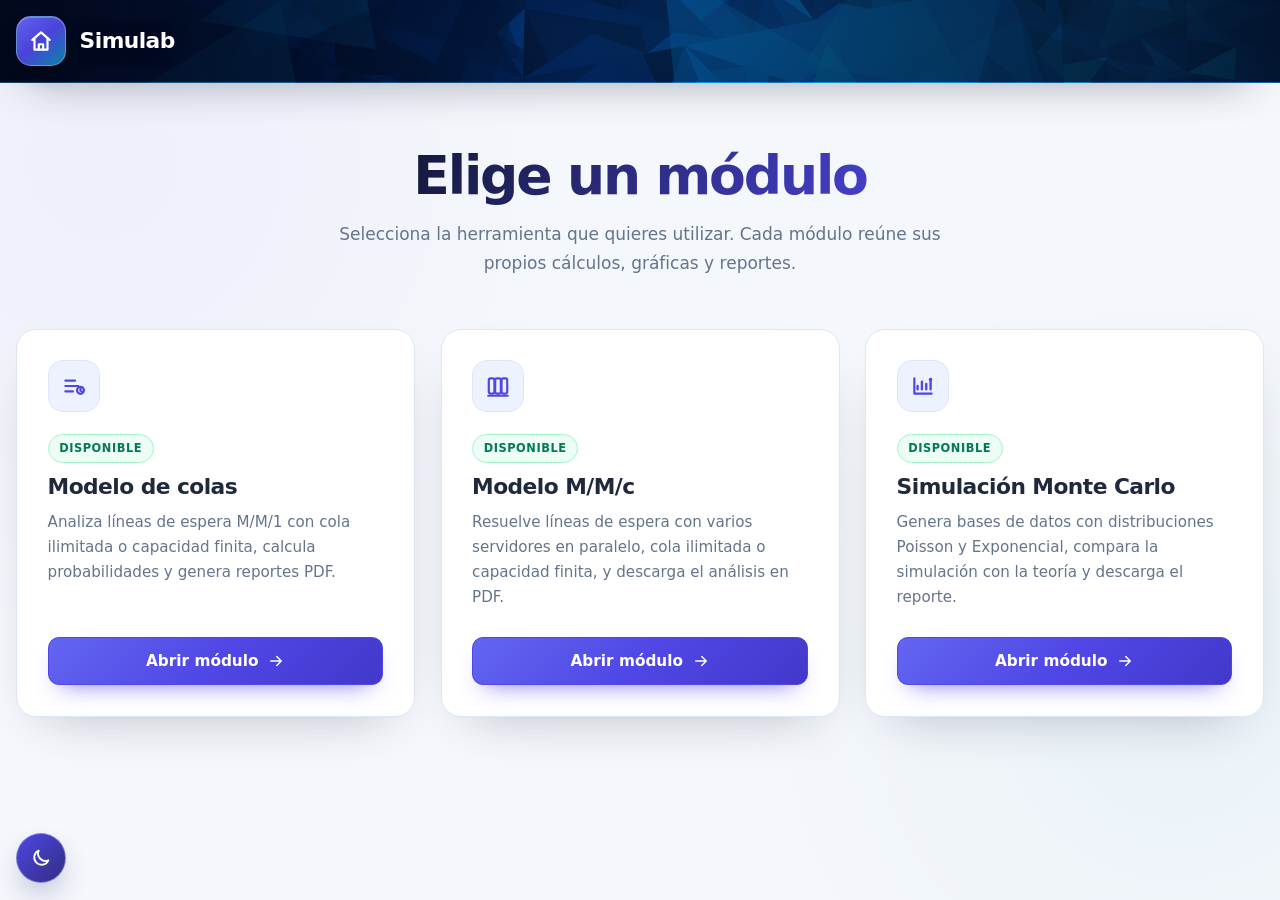
<file: frontend/inicio.html>
<!DOCTYPE html>
<html lang="es">
<head>
  <meta charset="UTF-8">
  <meta name="viewport" content="width=device-width, initial-scale=1">
  <meta name="description" content="Simulab: plataforma de módulos de simulación y análisis. Elige el módulo de colas para comenzar.">
  <meta name="color-scheme" content="light dark">
  <title>Simulab · Inicio</title>
  <script>
    (() => {
      try {
        const guardado = localStorage.getItem("simulab:tema");
        const tema =
          guardado === "oscuro" || guardado === "claro"
            ? guardado
            : window.matchMedia("(prefers-color-scheme: dark)").matches
              ? "oscuro"
              : "claro";
        document.documentElement.dataset.tema = tema;
        document.documentElement.style.colorScheme =
          tema === "oscuro" ? "dark" : "light";
      } catch {
        document.documentElement.dataset.tema = "claro";
      }
    })();
  </script>
  <link rel="icon" href="favicon.svg" type="image/svg+xml">
  <link rel="stylesheet" href="vendor/bootstrap.min.css">
  <link rel="stylesheet" href="styles.css">
</head>
<body>
  <div class="app-shell">
    <nav class="navbar navbar-expand-lg app-navbar sticky-top" aria-label="Navegación principal">
      <div class="container">
        <a class="navbar-brand" href="/" aria-label="Simulab, inicio">
          <span class="brand-mark" aria-hidden="true">
            <svg viewBox="0 0 24 24" fill="none">
              <path d="M4 11 12 4l8 7" stroke="currentColor" stroke-width="2" stroke-linecap="round" stroke-linejoin="round"/>
              <path d="M6 9.5V20h12V9.5" stroke="currentColor" stroke-width="2" stroke-linecap="round" stroke-linejoin="round"/>
              <path d="M10 20v-5h4v5" stroke="currentColor" stroke-width="2" stroke-linecap="round" stroke-linejoin="round"/>
            </svg>
          </span>
          <span class="brand-copy">
            <strong>Simulab</strong>
          </span>
        </a>
      </div>
    </nav>

    <main class="container app-main home-main">
      <header class="home-hero">
        <h1>Elige un módulo</h1>
        <p class="home-lead">
          Selecciona la herramienta que quieres utilizar. Cada módulo reúne sus propios
          cálculos, gráficas y reportes.
        </p>
      </header>

      <div class="row g-4 home-modules">
        <div class="col-md-6 col-xl-4">
          <article class="app-card home-module-card home-module-card-active">
            <span class="home-module-icon" aria-hidden="true">
              <svg viewBox="0 0 24 24" fill="none">
                <path d="M4 7h9M4 12h12M4 17h7" stroke="currentColor" stroke-width="2" stroke-linecap="round"/>
                <circle cx="18" cy="16" r="3.2" stroke="currentColor" stroke-width="2"/>
                <path d="M18 14.4v1.8l1.3.8" stroke="currentColor" stroke-width="2" stroke-linecap="round"/>
              </svg>
            </span>
            <span class="home-module-status is-available">Disponible</span>
            <h2>Modelo de colas</h2>
            <p>
              Analiza líneas de espera M/M/1 con cola ilimitada o capacidad finita,
              calcula probabilidades y genera reportes PDF.
            </p>
            <a class="btn btn-primary w-100" href="/modelos-de-colas">
              Abrir módulo
              <svg viewBox="0 0 24 24" fill="none" aria-hidden="true">
                <path d="M5 12h14M13 6l6 6-6 6" stroke="currentColor" stroke-width="2" stroke-linecap="round" stroke-linejoin="round"/>
              </svg>
            </a>
          </article>
        </div>

        <div class="col-md-6 col-xl-4">
          <article class="app-card home-module-card home-module-card-active">
            <span class="home-module-icon" aria-hidden="true">
              <svg viewBox="0 0 24 24" fill="none">
                <rect x="3.5" y="5" width="5.2" height="14" rx="1.6" stroke="currentColor" stroke-width="2"/>
                <rect x="9.4" y="5" width="5.2" height="14" rx="1.6" stroke="currentColor" stroke-width="2"/>
                <rect x="15.3" y="5" width="5.2" height="14" rx="1.6" stroke="currentColor" stroke-width="2"/>
                <path d="M3 21h18" stroke="currentColor" stroke-width="2" stroke-linecap="round"/>
              </svg>
            </span>
            <span class="home-module-status is-available">Disponible</span>
            <h2>Modelo M/M/c</h2>
            <p>
              Resuelve líneas de espera con varios servidores en paralelo, cola
              ilimitada o capacidad finita, y descarga el análisis en PDF.
            </p>
            <a class="btn btn-primary w-100" href="/modelos-de-colas/mmc">
              Abrir módulo
              <svg viewBox="0 0 24 24" fill="none" aria-hidden="true">
                <path d="M5 12h14M13 6l6 6-6 6" stroke="currentColor" stroke-width="2" stroke-linecap="round" stroke-linejoin="round"/>
              </svg>
            </a>
          </article>
        </div>

        <div class="col-md-6 col-xl-4">
          <article class="app-card home-module-card home-module-card-active">
            <span class="home-module-icon" aria-hidden="true">
              <svg viewBox="0 0 24 24" fill="none">
                <path d="M4 19V5M4 19h16" stroke="currentColor" stroke-width="2" stroke-linecap="round"/>
                <path d="M7 15v-3M11 15V8M15 15v-5M19 15V6" stroke="currentColor" stroke-width="2.2" stroke-linecap="round"/>
                <circle cx="19" cy="6" r="1.6" fill="currentColor"/>
              </svg>
            </span>
            <span class="home-module-status is-available">Disponible</span>
            <h2>Simulación Monte Carlo</h2>
            <p>
              Genera bases de datos con distribuciones Poisson y Exponencial,
              compara la simulación con la teoría y descarga el reporte.
            </p>
            <a class="btn btn-primary w-100" href="/simulacion-montecarlo">
              Abrir módulo
              <svg viewBox="0 0 24 24" fill="none" aria-hidden="true">
                <path d="M5 12h14M13 6l6 6-6 6" stroke="currentColor" stroke-width="2" stroke-linecap="round" stroke-linejoin="round"/>
              </svg>
            </a>
          </article>
        </div>
      </div>
    </main>
  </div>

  <button class="theme-toggle" type="button" data-tema-toggle aria-label="Activar tema oscuro" aria-pressed="false" title="Cambiar a tema oscuro">
    <span class="theme-toggle-icon theme-toggle-sun" aria-hidden="true">
      <svg viewBox="0 0 24 24" fill="none">
        <circle cx="12" cy="12" r="4" stroke="currentColor" stroke-width="2"/>
        <path d="M12 2v2M12 20v2M4.93 4.93l1.41 1.41M17.66 17.66l1.41 1.41M2 12h2M20 12h2M4.93 19.07l1.41-1.41M17.66 6.34l1.41-1.41" stroke="currentColor" stroke-width="2" stroke-linecap="round"/>
      </svg>
    </span>
    <span class="theme-toggle-icon theme-toggle-moon" aria-hidden="true">
      <svg viewBox="0 0 24 24" fill="none">
        <path d="M20 14.5A8 8 0 0 1 9.5 4a8 8 0 1 0 10.5 10.5Z" stroke="currentColor" stroke-width="2" stroke-linejoin="round"/>
      </svg>
    </span>
  </button>

  <script src="theme.js"></script>
</body>
</html>
</file>
<file: frontend/styles.css>
/* ==========================================================================
   Simulab · Hoja de estilos principal
   ========================================================================== */

:root {
  --ql-ink: #0b1220;
  --ql-navy: #0f172a;
  --ql-text: #1e293b;
  --ql-muted: #64748b;
  --ql-muted-2: #94a3b8;
  --ql-border: #e4e9f2;
  --ql-bg: #f4f7fb;
  --ql-surface: #ffffff;
  --ql-primary: #4f46e5;
  --ql-primary-dark: #3730a3;
  --ql-primary-soft: #eef2ff;
  --ql-cyan: #0891b2;
  --ql-teal: #0d9488;
  --ql-amber: #d97706;
  --ql-rose: #db2777;
  --ql-violet: #7c3aed;
  --ql-danger: #dc2626;
  --ql-success: #059669;
  --ql-radius: 20px;
  --ql-radius-sm: 12px;
  --ql-shadow: 0 22px 52px -30px rgba(15, 23, 42, 0.32);
  --ql-shadow-lg: 0 34px 78px -38px rgba(15, 23, 42, 0.4);
  --ql-font: "Segoe UI Variable Text", "Segoe UI", system-ui, -apple-system, BlinkMacSystemFont, "Helvetica Neue", Arial, sans-serif;
  --ql-font-display: "Segoe UI Variable Display", "Segoe UI", system-ui, -apple-system, sans-serif;
  --app-max-width: 1440px;
  --app-gutter: 16px;
}

* {
  box-sizing: border-box;
}

html {
  scroll-behavior: smooth;
  font-size: 106.25%;
}

body {
  margin: 0;
  min-height: 100vh;
  color: var(--ql-text);
  background:
    radial-gradient(circle at 8% 18%, rgba(79, 70, 229, 0.045), transparent 28rem),
    radial-gradient(circle at 92% 78%, rgba(8, 145, 178, 0.04), transparent 26rem),
    var(--ql-bg);
  font-family: var(--ql-font);
  -webkit-font-smoothing: antialiased;
  text-rendering: optimizeLegibility;
}

::selection {
  background: rgba(79, 70, 229, 0.18);
}

a {
  color: var(--ql-primary);
}

:focus-visible {
  outline: 3px solid rgba(79, 70, 229, 0.35);
  outline-offset: 2px;
}

h1, h2, h3, h4 {
  font-family: var(--ql-font-display);
  letter-spacing: -0.025em;
}

.btn {
  --bs-btn-font-weight: 600;
  --bs-btn-border-radius: 11px;
  display: inline-flex;
  align-items: center;
  justify-content: center;
  gap: 0.5rem;
  transition: transform 160ms ease, box-shadow 160ms ease, background-color 160ms ease, border-color 160ms ease, filter 160ms ease;
}

.btn svg {
  width: 18px;
  height: 18px;
  flex: 0 0 auto;
}

.btn:active {
  transform: translateY(1px);
}

.btn-primary {
  --bs-btn-bg: var(--ql-primary);
  --bs-btn-border-color: var(--ql-primary);
  --bs-btn-hover-bg: var(--ql-primary-dark);
  --bs-btn-hover-border-color: var(--ql-primary-dark);
  --bs-btn-active-bg: #312e81;
  --bs-btn-active-border-color: #312e81;
  --bs-btn-disabled-bg: #a5b4fc;
  --bs-btn-disabled-border-color: #a5b4fc;
  background-image: linear-gradient(135deg, #6366f1 0%, #4f46e5 52%, #4338ca 100%);
  box-shadow: 0 12px 24px -14px rgba(79, 70, 229, 0.85);
}

.btn-primary:hover {
  background-image: linear-gradient(135deg, #818cf8 0%, #4f46e5 55%, #3730a3 100%);
  filter: saturate(1.06);
}

.btn-outline-primary {
  --bs-btn-color: var(--ql-primary);
  --bs-btn-border-color: #c7d2fe;
  --bs-btn-hover-bg: var(--ql-primary-soft);
  --bs-btn-hover-border-color: var(--ql-primary);
  --bs-btn-hover-color: var(--ql-primary-dark);
  --bs-btn-active-bg: var(--ql-primary-soft);
  --bs-btn-active-border-color: var(--ql-primary);
  --bs-btn-active-color: var(--ql-primary-dark);
  background: #fff;
}

.btn-outline-secondary {
  --bs-btn-color: #475569;
  --bs-btn-border-color: #cbd5e1;
  --bs-btn-hover-bg: #f1f5f9;
  --bs-btn-hover-border-color: #94a3b8;
  --bs-btn-hover-color: #0f172a;
  --bs-btn-active-bg: #e2e8f0;
  --bs-btn-active-border-color: #94a3b8;
  background: #fff;
}

.btn:disabled,
.btn.disabled {
  opacity: 0.62;
  box-shadow: none;
  cursor: not-allowed;
}

/* --------------------------------------------------------------------------
   Navegación
   -------------------------------------------------------------------------- */

.app-navbar {
  z-index: 1035;
  padding: 0.95rem 0;
  color: #fff;
  background-color: #041027;
  background-image:
    linear-gradient(100deg, rgba(2, 8, 26, 0.9) 0%, rgba(4, 18, 52, 0.44) 46%, rgba(2, 9, 27, 0.8) 100%),
    radial-gradient(circle at 88% 0%, rgba(34, 211, 238, 0.2), transparent 30rem),
    url("navbar-bg.svg");
  background-position: center, center, center 42%;
  background-repeat: no-repeat;
  background-size: cover;
  border-bottom: 1px solid rgba(56, 189, 248, 0.3);
  box-shadow: 0 20px 48px -34px rgba(0, 8, 32, 0.9);
}

.navbar-brand {
  display: inline-flex;
  align-items: center;
  gap: 0.8rem;
  margin: 0;
  padding: 0;
  color: #fff;
}

.navbar-brand:hover,
.navbar-brand:focus {
  color: #fff;
}

.brand-mark {
  display: grid;
  place-items: center;
  width: 50px;
  height: 50px;
  color: #fff;
  background: linear-gradient(140deg, rgba(99, 102, 241, 0.98) 0%, rgba(79, 70, 229, 0.95) 48%, rgba(8, 145, 178, 0.92) 100%);
  border: 1px solid rgba(255, 255, 255, 0.28);
  border-radius: 15px;
  box-shadow:
    0 12px 26px -14px rgba(0, 0, 0, 0.9),
    inset 0 1px 0 rgba(255, 255, 255, 0.24);
}

.brand-mark svg {
  width: 26px;
  height: 26px;
}

.brand-copy {
  display: flex;
  flex-direction: column;
  line-height: 1.1;
}

.brand-copy strong {
  font-family: var(--ql-font-display);
  font-size: 1.28rem;
  font-weight: 720;
  letter-spacing: -0.025em;
  text-shadow: 0 2px 16px rgba(0, 8, 30, 0.5);
}

.brand-copy small {
  margin-top: 0.2rem;
  color: #94a3b8;
  font-size: 0.67rem;
  font-weight: 600;
  letter-spacing: 0.105em;
  text-transform: uppercase;
}

.module-badge {
  display: inline-flex;
  align-items: center;
  padding: 0.46rem 0.86rem;
  color: #e0f2fe;
  background: rgba(6, 22, 52, 0.52);
  border: 1px solid rgba(125, 211, 252, 0.36);
  border-radius: 999px;
  box-shadow: inset 0 1px 0 rgba(255, 255, 255, 0.1);
  backdrop-filter: blur(10px);
  font-size: 0.78rem;
  font-weight: 650;
  letter-spacing: 0.02em;
  white-space: nowrap;
}

.module-badge-button {
  text-decoration: none;
  transition: color 140ms ease, background 140ms ease, border-color 140ms ease, box-shadow 140ms ease;
}

.module-badge-button:hover,
.module-badge-button:focus-visible {
  color: #fff;
  background: rgba(8, 36, 82, 0.72);
  border-color: rgba(125, 211, 252, 0.62);
  box-shadow: 0 10px 24px -16px rgba(0, 0, 0, 0.85);
}

.module-badge-current {
  color: #fff;
  background: rgba(79, 70, 229, 0.34);
  border-color: rgba(165, 180, 252, 0.62);
  box-shadow:
    inset 0 1px 0 rgba(255, 255, 255, 0.16),
    0 10px 26px -18px rgba(79, 70, 229, 0.9);
}

.module-badge-current::before {
  width: 6px;
  height: 6px;
  margin-right: 0.42rem;
  content: "";
  background: #67e8f9;
  border-radius: 50%;
  box-shadow: 0 0 0 3px rgba(103, 232, 249, 0.14);
}

.app-navbar .module-badge-current::before {
  display: none;
}

.btn-guia {
  display: inline-flex;
  align-items: center;
  justify-content: center;
  gap: 0.4rem;
  min-height: 36px;
  padding: 0.4rem 0.78rem;
  color: #e0f2fe;
  cursor: pointer;
  background: rgba(6, 22, 52, 0.38);
  border: 1px solid rgba(125, 211, 252, 0.28);
  border-radius: 999px;
  font-family: var(--ql-font);
  font-size: 0.76rem;
  font-weight: 650;
  line-height: 1;
  white-space: nowrap;
  transition: color 140ms ease, background 140ms ease, border-color 140ms ease, box-shadow 140ms ease;
}

.btn-guia:hover,
.btn-guia:focus-visible {
  color: #fff;
  background: rgba(8, 36, 82, 0.72);
  border-color: rgba(125, 211, 252, 0.62);
  box-shadow: 0 10px 24px -16px rgba(0, 0, 0, 0.85);
}

.btn-guia svg {
  flex: 0 0 auto;
  width: 17px;
  height: 17px;
}

.btn-nav {
  padding: 0.38rem 0.8rem;
  color: #e2e8f0;
  background: rgba(255, 255, 255, 0.06);
  border: 1px solid rgba(255, 255, 255, 0.12);
  border-radius: 9px;
  font-size: 0.78rem;
  font-weight: 600;
  text-decoration: none;
}

.btn-nav:hover {
  color: #fff;
  background: rgba(255, 255, 255, 0.12);
}

/* --------------------------------------------------------------------------
   Estructura principal
   -------------------------------------------------------------------------- */

.app-shell .container {
  width: 100%;
  max-width: var(--app-max-width);
  padding-right: var(--app-gutter);
  padding-left: var(--app-gutter);
}

.app-main {
  position: relative;
  z-index: 2;
  padding-top: 3.2rem;
  padding-bottom: 3rem;
}

/* --------------------------------------------------------------------------
   Portada
   -------------------------------------------------------------------------- */

.home-main {
  padding-top: 3.8rem;
}

.home-hero {
  max-width: 780px;
  margin: 0 auto 3rem;
  text-align: center;
}

.home-hero h1 {
  margin: 0 0 0.9rem;
  color: var(--ql-ink);
  background: linear-gradient(112deg, var(--ql-ink) 8%, var(--ql-primary) 92%);
  -webkit-background-clip: text;
  background-clip: text;
  font-family: var(--ql-font-display);
  font-size: clamp(2.2rem, 4.6vw, 3.15rem);
  font-weight: 760;
  letter-spacing: -0.04em;
  line-height: 1.06;
  -webkit-text-fill-color: transparent;
}

.home-lead {
  max-width: 620px;
  margin: 0 auto;
  color: var(--ql-muted);
  font-size: 1rem;
  line-height: 1.7;
}

.home-modules {
  align-items: stretch;
}

.home-module-card {
  display: flex;
  flex-direction: column;
  height: 100%;
  padding: 1.8rem;
  transition: transform 180ms ease, box-shadow 180ms ease, border-color 180ms ease;
}

.home-module-card-active:hover {
  transform: translateY(-4px);
  border-color: #c7d2fe;
  box-shadow: var(--ql-shadow-lg);
}

.home-module-icon {
  display: grid;
  place-items: center;
  width: 52px;
  height: 52px;
  margin-bottom: 1.25rem;
  color: var(--ql-primary);
  background: var(--ql-primary-soft);
  border: 1px solid #dfe4ff;
  border-radius: 15px;
}

.home-module-icon svg {
  width: 26px;
  height: 26px;
}

.home-module-status {
  align-self: flex-start;
  margin-bottom: 0.65rem;
  padding: 0.3rem 0.62rem;
  color: #64748b;
  background: #f1f5f9;
  border: 1px solid #e2e8f0;
  border-radius: 999px;
  font-size: 0.67rem;
  font-weight: 700;
  letter-spacing: 0.05em;
  text-transform: uppercase;
}

.home-module-status.is-available {
  color: #047857;
  background: #ecfdf5;
  border-color: #a7f3d0;
}

.home-module-card h2 {
  margin: 0 0 0.6rem;
  font-size: 1.28rem;
  font-weight: 710;
}

.home-module-card p {
  margin: 0 0 1.6rem;
  color: var(--ql-muted);
  font-size: 0.89rem;
  line-height: 1.65;
}

.home-module-card .btn {
  margin-top: auto;
  min-height: 48px;
  font-size: 0.9rem;
}

.home-module-card-disabled {
  background: #fcfdff;
  border-style: dashed;
}

.home-module-card-disabled .home-module-icon {
  color: #94a3b8;
  background: #f8fafc;
  border-color: #e2e8f0;
}

.home-module-card-disabled h2 {
  color: #475569;
}

.home-module-card-disabled p {
  color: #8491a5;
}

.app-card {
  background: var(--ql-surface);
  border: 1px solid color-mix(in srgb, var(--ql-border) 82%, #c7d2fe 18%);
  border-radius: var(--ql-radius);
  box-shadow: var(--ql-shadow);
}

.config-card {
  position: sticky;
  top: 108px;
  overflow: hidden;
}

.config-card::before {
  position: absolute;
  top: 0;
  right: 0;
  left: 0;
  height: 3px;
  content: "";
  background: linear-gradient(90deg, #6366f1, #0891b2 55%, transparent 100%);
  opacity: 0.9;
}

.config-card .card-body {
  padding: 1.85rem;
}

.config-card .form-label {
  font-size: 0.9rem;
}

.config-card .label-muted {
  font-size: 0.77rem;
}

.config-card .form-control,
.config-card .form-select {
  padding-top: 0.72rem;
  padding-bottom: 0.72rem;
  font-size: 0.98rem;
}

.config-card .input-group-text {
  font-size: 0.78rem;
}

.config-card .form-text {
  font-size: 0.78rem;
}

.config-card .invalid-feedback {
  font-size: 0.74rem;
}

.config-card .config-actions .btn {
  min-height: 48px;
  font-size: 0.95rem;
}

.config-card .example-link {
  font-size: 0.78rem;
}

.section-heading {
  display: flex;
  align-items: center;
  gap: 0.9rem;
  margin-bottom: 1.4rem;
}

.section-icon {
  display: grid;
  flex: 0 0 auto;
  place-items: center;
  width: 44px;
  height: 44px;
  color: var(--ql-primary);
  background: var(--ql-primary-soft);
  border: 1px solid #dfe4ff;
  border-radius: 13px;
}

.section-icon svg {
  width: 23px;
  height: 23px;
}

.section-heading h2 {
  margin: 0;
  font-size: 1.18rem;
  font-weight: 710;
}

.section-heading p {
  margin: 0;
  color: var(--ql-muted);
  font-size: 0.8rem;
  line-height: 1.45;
}

.module-switch {
  display: flex;
  flex-wrap: wrap;
  align-items: center;
  gap: 0.4rem;
  margin-top: 0;
  margin-left: 0.9rem;
}

.form-label {
  display: flex;
  align-items: baseline;
  gap: 0.42rem;
  margin-bottom: 0.42rem;
  color: #334155;
  font-size: 0.84rem;
  font-weight: 650;
}

.label-muted {
  color: var(--ql-muted-2);
  font-size: 0.72rem;
  font-weight: 500;
}

.form-control,
.form-select {
  color: var(--ql-text);
  border-color: #d7deea;
  border-radius: 11px;
  font-size: 0.91rem;
  box-shadow: none;
}

.form-control {
  padding: 0.66rem 0.8rem;
}

.form-select {
  padding: 0.66rem 2.2rem 0.66rem 0.8rem;
}

.form-control::placeholder {
  color: #a8b3c4;
}

.form-control:focus,
.form-select:focus {
  border-color: #818cf8;
  box-shadow: 0 0 0 0.22rem rgba(79, 70, 229, 0.14);
}

.input-group-text {
  color: #64748b;
  background: #f8fafc;
  border-color: #d7deea;
  font-size: 0.72rem;
  white-space: nowrap;
}

.form-text {
  margin-top: 0.38rem;
  color: #8491a5;
  font-size: 0.72rem;
  line-height: 1.48;
}

.form-control.is-invalid,
.form-select.is-invalid {
  background-image: none;
  border-color: #ef4444;
}

.form-control.is-invalid:focus,
.form-select.is-invalid:focus {
  box-shadow: 0 0 0 0.22rem rgba(220, 38, 38, 0.1);
}

.invalid-feedback {
  font-size: 0.69rem;
}

.config-actions {
  display: flex;
  gap: 0.6rem;
  margin-top: 1.4rem;
}

.config-actions .btn {
  min-height: 46px;
  font-size: 0.89rem;
}

.example-link {
  width: 100%;
  margin-top: 0.65rem;
  padding: 0.3rem;
  color: #7c8aa0;
  font-size: 0.73rem;
  font-weight: 550;
  text-decoration: none;
}

.example-link:hover {
  color: var(--ql-primary);
  text-decoration: underline;
}

.context-dot {
  width: 6px;
  height: 6px;
  flex: 0 0 auto;
  background: #10b981;
  border-radius: 50%;
  box-shadow: 0 0 0 3px rgba(16, 185, 129, 0.12);
}

/* --------------------------------------------------------------------------
   Encabezado de resultados y pestañas
   -------------------------------------------------------------------------- */

.results-heading {
  margin: 0.25rem 0 1.05rem;
}

.results-heading h2 {
  margin: 0;
  font-size: clamp(1.5rem, 2.1vw, 1.82rem);
  font-weight: 730;
}

.report-actions {
  margin: 1.1rem 0 0;
}

.report-actions .btn {
  width: 100%;
  min-height: 42px;
  padding: 0.54rem 0.85rem;
  font-size: 0.81rem;
}

.section-navigation {
  margin: 0.75rem 0 0;
}

.section-navigation .btn {
  display: inline-flex;
  align-items: center;
  justify-content: center;
  gap: 0.45rem;
  width: 100%;
  min-height: 42px;
  padding: 0.54rem 0.85rem;
  font-size: 0.81rem;
}

.section-navigation .btn svg {
  width: 16px;
  height: 16px;
  transition: transform 0.2s ease;
}

.section-navigation .btn.es-retorno svg {
  transform: rotate(180deg);
}

#mainTabs {
  scroll-margin-top: 1rem;
}

.panel-card {
  overflow: hidden;
}

.panel-tabs-header {
  padding: 0 0.85rem;
  background: #fff;
  border-bottom: 1px solid var(--ql-border);
}

.app-tabs {
  flex-wrap: nowrap;
  gap: 0.14rem;
  overflow-x: auto;
  border-bottom: 0;
  scrollbar-width: none;
}

.app-tabs::-webkit-scrollbar {
  display: none;
}

.app-tabs .nav-link {
  position: relative;
  padding: 1.1rem 1.05rem 1rem;
  color: #748298;
  background: transparent;
  border: 0;
  border-radius: 0;
  font-size: 0.85rem;
  font-weight: 600;
  white-space: nowrap;
}

.app-tabs .nav-link::after {
  position: absolute;
  right: 0.6rem;
  bottom: -1px;
  left: 0.6rem;
  height: 2.5px;
  content: "";
  background: transparent;
  border-radius: 999px;
}

.app-tabs .nav-link:hover {
  color: var(--ql-primary);
}

.app-tabs .nav-link.active {
  color: var(--ql-primary);
  background: transparent;
}

.app-tabs .nav-link.active::after {
  background: var(--ql-primary);
}

.tab-count {
  display: inline-flex;
  align-items: center;
  justify-content: center;
  min-width: 22px;
  height: 21px;
  margin-left: 0.3rem;
  padding: 0 0.38rem;
  color: #64748b;
  background: #eef2f7;
  border-radius: 999px;
  font-size: 0.66rem;
  font-weight: 700;
}

.app-tabs .nav-link.active .tab-count {
  color: var(--ql-primary-dark);
  background: var(--ql-primary-soft);
}

.panel-tab-content {
  padding: 1.6rem;
}

/* --------------------------------------------------------------------------
   Estado vacío y metadatos
   -------------------------------------------------------------------------- */

.empty-state {
  display: flex;
  flex-direction: column;
  align-items: center;
  justify-content: center;
  min-height: 420px;
  padding: 3.4rem 1.6rem;
  text-align: center;
}

.empty-state.compact {
  min-height: 310px;
  padding: 2.5rem 1.4rem;
}

.empty-illustration {
  width: 160px;
  margin-bottom: 1.2rem;
  opacity: 0.95;
}

.empty-illustration.compact {
  width: 135px;
}

.empty-illustration svg {
  display: block;
  width: 100%;
  height: auto;
}

.empty-state h3 {
  margin: 0 0 0.5rem;
  font-size: 1.18rem;
  font-weight: 710;
}

.empty-state p {
  max-width: 460px;
  margin: 0;
  color: var(--ql-muted);
  font-size: 0.86rem;
  line-height: 1.65;
}

.empty-hint {
  margin-top: 0.8rem;
  color: #97a3b6;
  font-size: 0.74rem;
}

.result-meta {
  display: flex;
  flex-wrap: wrap;
  align-items: center;
  justify-content: space-between;
  gap: 0.6rem;
  margin-bottom: 1rem;
}

.result-meta-left {
  display: flex;
  flex-wrap: wrap;
  align-items: center;
  gap: 0.62rem;
}

.calc-id {
  display: inline-flex;
  padding: 0.27rem 0.56rem;
  color: var(--ql-primary-dark);
  background: var(--ql-primary-soft);
  border: 1px solid #e0e5ff;
  border-radius: 999px;
  font-size: 0.67rem;
  font-weight: 700;
}

.meta-separator {
  width: 3px;
  height: 3px;
  background: #cbd5e1;
  border-radius: 50%;
}

.meta-date {
  color: #7c8aa0;
  font-size: 0.7rem;
}

.model-badge {
  display: inline-flex;
  padding: 0.3rem 0.62rem;
  color: #0f766e;
  background: #ecfdf5;
  border: 1px solid #ccfbf1;
  border-radius: 999px;
  font-family: var(--ql-font);
  font-size: 0.67rem;
  font-weight: 650;
}

#resultadosContenido {
  animation: fade-up 330ms ease both;
}

@keyframes fade-up {
  from {
    opacity: 0;
    transform: translateY(7px);
  }
  to {
    opacity: 1;
    transform: translateY(0);
  }
}

/* --------------------------------------------------------------------------
   Tarjetas de métricas
   -------------------------------------------------------------------------- */

.metric-grid {
  --bs-gutter-y: 1rem;
}

.metric-card {
  --metric-color: var(--ql-primary);
  --metric-soft: var(--ql-primary-soft);
  position: relative;
  display: flex;
  flex-direction: column;
  height: 100%;
  min-height: 142px;
  padding: 1.15rem;
  overflow: hidden;
  background:
    radial-gradient(circle at 100% 0, var(--metric-soft), transparent 62%),
    #fff;
  border: 1px solid var(--ql-border);
  border-radius: 16px;
  transition: transform 180ms ease, box-shadow 180ms ease, border-color 180ms ease;
}

.metric-card::before {
  position: absolute;
  top: 0;
  right: 0;
  left: 0;
  height: 3px;
  content: "";
  background: linear-gradient(90deg, var(--metric-color), transparent 88%);
  opacity: 0.8;
}

.metric-card:hover {
  border-color: color-mix(in srgb, var(--metric-color) 28%, var(--ql-border));
  box-shadow: 0 20px 38px -26px color-mix(in srgb, var(--metric-color) 50%, transparent);
  transform: translateY(-3px);
}

.metric-rho { --metric-color: var(--ql-primary); --metric-soft: #eef2ff; }
.metric-p0 { --metric-color: var(--ql-cyan); --metric-soft: #ecfeff; }
.metric-ls { --metric-color: var(--ql-violet); --metric-soft: #f5f3ff; }
.metric-lq { --metric-color: var(--ql-rose); --metric-soft: #fdf2f8; }
.metric-ws { --metric-color: var(--ql-teal); --metric-soft: #f0fdfa; }
.metric-wq { --metric-color: var(--ql-amber); --metric-soft: #fffbeb; }

.metric-top {
  display: flex;
  align-items: flex-start;
  gap: 0.45rem;
  margin-bottom: 0.55rem;
}

.metric-symbol {
  display: grid;
  place-items: center;
  min-width: 32px;
  height: 32px;
  padding: 0 0.38rem;
  color: var(--metric-color);
  background: var(--metric-soft);
  border-radius: 10px;
  font-family: "Cambria Math", Georgia, serif;
  font-size: 0.95rem;
  font-weight: 700;
}

.metric-label {
  color: #64748b;
  font-size: 0.72rem;
  font-weight: 600;
  line-height: 1.2;
  overflow-wrap: anywhere;
}

.metric-value {
  color: #0f172a;
  font-family: var(--ql-font-display);
  font-size: clamp(1.3rem, 1.85vw, 1.72rem);
  font-variant-numeric: tabular-nums;
  font-weight: 730;
  letter-spacing: -0.04em;
  line-height: 1.12;
  overflow-wrap: anywhere;
}

.metric-caption {
  margin-top: auto;
  padding-top: 0.55rem;
  color: #94a3b8;
  font-size: 0.67rem;
}

#metricasFinitas {
  margin-top: 0.15rem;
}

.mini-metric {
  height: 100%;
  padding: 0.88rem 1rem;
  background: #f8fafc;
  border: 1px solid var(--ql-border);
  border-radius: 13px;
}

.mini-metric > span {
  display: block;
  margin-bottom: 0.26rem;
  color: #64748b;
  font-size: 0.7rem;
  font-weight: 650;
}

.mini-metric strong {
  display: block;
  overflow-wrap: anywhere;
  color: #0f172a;
  font-size: 1.04rem;
  font-variant-numeric: tabular-nums;
  font-weight: 700;
  letter-spacing: -0.02em;
}

.mini-metric small {
  display: block;
  margin-top: 0.18rem;
  color: #94a3b8;
  font-size: 0.64rem;
}

/* --------------------------------------------------------------------------
   Detalle, tablas e interpretación
   -------------------------------------------------------------------------- */

.subsection-heading {
  display: flex;
  align-items: baseline;
  justify-content: space-between;
  gap: 1rem;
  margin: 0.3rem 0 0.7rem;
}

.subsection-heading h3,
.table-card-header h3,
.chart-header h3,
.history-header h3,
.probability-form-card h3,
.probability-empty h3 {
  margin: 0;
  color: #172033;
  font-size: 0.96rem;
  font-weight: 710;
}

.rounded-table {
  overflow: hidden;
  border: 1px solid var(--ql-border);
  border-radius: 13px;
}

.app-table {
  --bs-table-bg: transparent;
  margin: 0;
  color: #334155;
  font-size: 0.82rem;
  font-variant-numeric: tabular-nums;
}

.app-table thead th {
  padding: 0.7rem 0.82rem;
  color: #718096;
  background: #f8fafc;
  border-bottom: 1px solid var(--ql-border);
  font-size: 0.69rem;
  font-weight: 700;
  letter-spacing: 0.05em;
  text-transform: uppercase;
  white-space: nowrap;
}

.app-table tbody td {
  padding: 0.72rem 0.82rem;
  border-color: #eff3f8;
}

.app-table tbody tr:last-child td {
  border-bottom: 0;
}

.app-table tbody tr:hover td {
  background: #fafbfe;
}

.app-table .metric-name {
  font-weight: 600;
}

.app-table .metric-symbol-cell {
  width: 70px;
  color: var(--ql-primary);
  font-family: "Cambria Math", Georgia, serif;
  font-weight: 650;
}

.app-table .value-cell {
  font-weight: 650;
  color: #1e293b;
}

.insight-card {
  display: flex;
  flex-direction: column;
  padding: 1.2rem;
  color: #dbe5f2;
  background:
    radial-gradient(circle at 100% 0, rgba(34, 211, 238, 0.13), transparent 58%),
    linear-gradient(145deg, #111c31 0%, #15243c 100%);
  border: 1px solid #223250;
  border-radius: 15px;
}

.insight-icon {
  display: grid;
  place-items: center;
  width: 34px;
  height: 34px;
  margin-bottom: 0.7rem;
  color: #a5f3fc;
  background: rgba(34, 211, 238, 0.1);
  border: 1px solid rgba(34, 211, 238, 0.18);
  border-radius: 10px;
}

.insight-icon svg {
  width: 19px;
  height: 19px;
}

.insight-card h3 {
  margin: 0 0 0.6rem;
  color: #f8fafc;
  font-size: 0.9rem;
  font-weight: 700;
}

.insight-list {
  display: flex;
  flex-direction: column;
  gap: 0.65rem;
  margin: 0 0 1rem;
  padding: 0;
  list-style: none;
}

.insight-list li {
  position: relative;
  padding-left: 1rem;
  color: #b3c1d6;
  font-size: 0.71rem;
  line-height: 1.55;
}

.insight-list li::before {
  position: absolute;
  top: 0.48rem;
  left: 0;
  width: 5px;
  height: 5px;
  content: "";
  background: #22d3ee;
  border-radius: 50%;
  box-shadow: 0 0 0 3px rgba(34, 211, 238, 0.09);
}

.insight-list strong {
  color: #f1f5f9;
  font-weight: 650;
}

.alert {
  border-radius: 11px;
  font-size: 0.76rem;
  line-height: 1.55;
}

.alert-warning {
  color: #854d0e;
  background: #fffbeb;
  border-color: #fde68a;
}

/* --------------------------------------------------------------------------
   Distribución y gráficas
   -------------------------------------------------------------------------- */

.distribution-note {
  margin: 0 0 1.2rem;
  color: #8491a5;
  font-size: 0.67rem;
  line-height: 1.45;
}

.chart-card {
  padding: 1.15rem;
  background: #fff;
  border: 1px solid var(--ql-border);
  border-radius: 16px;
}

.chart-header {
  display: flex;
  align-items: flex-start;
  justify-content: space-between;
  gap: 0.8rem;
  margin-bottom: 0.9rem;
}

.chart-header p,
.table-card-header p,
.history-header p,
.subsection-copy {
  margin: 0.22rem 0 0;
  color: #8491a5;
  font-size: 0.72rem;
  line-height: 1.48;
}

.chart-symbol {
  display: inline-flex;
  padding: 0.28rem 0.52rem;
  color: var(--ql-primary);
  background: var(--ql-primary-soft);
  border-radius: 8px;
  font-family: "Cambria Math", Georgia, serif;
  font-size: 0.75rem;
  font-weight: 700;
  white-space: nowrap;
}

.chart-wrap {
  position: relative;
  height: 320px;
}

.table-card {
  overflow: hidden;
  background: #fff;
  border: 1px solid var(--ql-border);
  border-radius: 16px;
}

.table-card-header {
  display: flex;
  align-items: flex-start;
  justify-content: space-between;
  gap: 1rem;
  padding: 1.05rem 1.1rem;
  border-bottom: 1px solid var(--ql-border);
}

.table-count {
  padding: 0.28rem 0.56rem;
  color: #64748b;
  background: #f1f5f9;
  border-radius: 999px;
  font-size: 0.68rem;
  font-weight: 650;
  white-space: nowrap;
}

.distribution-table-wrap {
  max-height: 440px;
  overflow: auto;
  scrollbar-width: thin;
}

.distribution-table-wrap thead {
  position: sticky;
  top: 0;
  z-index: 2;
}

.distribution-table-wrap thead th {
  text-transform: none;
}

.app-table-compact {
  font-size: 0.74rem;
}

.app-table-compact thead th,
.app-table-compact tbody td {
  padding: 0.52rem 0.8rem;
}

.distribution-table-wrap tbody tr.is-highlight td {
  background: #f5f7ff;
}

.p-value {
  color: var(--ql-primary-dark);
  font-weight: 650;
}

.row-meaning {
  max-width: 320px;
  color: #8491a5;
  font-size: 0.68rem;
}

/* --------------------------------------------------------------------------
   Calculadora de probabilidades
   -------------------------------------------------------------------------- */

.probability-context {
  display: flex;
  align-items: center;
  gap: 0.5rem;
  margin-bottom: 1rem;
  padding: 0.62rem 0.8rem;
  color: #475569;
  background: #f8fafc;
  border: 1px solid var(--ql-border);
  border-radius: 10px;
  font-size: 0.7rem;
}

.probability-form-card {
  padding: 1.15rem;
  background: #fff;
  border: 1px solid var(--ql-border);
  border-radius: 15px;
}

.probability-form-card .subsection-copy {
  margin-bottom: 1rem;
}

.probability-actions {
  display: flex;
  flex-wrap: wrap;
  gap: 0.5rem;
  margin-top: 1.05rem;
}

.probability-actions .btn {
  font-size: 0.77rem;
}

.probability-result-card {
  display: flex;
  min-height: 320px;
  padding: 1.2rem;
  background:
    radial-gradient(circle at 100% 0, rgba(99, 102, 241, 0.13), transparent 55%),
    linear-gradient(145deg, #f7f9ff 0%, #eef2ff 100%);
  border: 1px solid #dfe4ff;
  border-radius: 15px;
}

.probability-empty {
  display: flex;
  flex-direction: column;
  align-items: center;
  justify-content: center;
  width: 100%;
  padding: 1.4rem;
  text-align: center;
}

.probability-empty-icon {
  display: grid;
  place-items: center;
  width: 58px;
  height: 58px;
  margin-bottom: 0.9rem;
  color: var(--ql-primary);
  background: #fff;
  border: 1px solid #dfe4ff;
  border-radius: 17px;
  box-shadow: 0 12px 30px -20px rgba(79, 70, 229, 0.55);
  font-family: "Cambria Math", Georgia, serif;
  font-size: 1.45rem;
  font-weight: 700;
}

.probability-empty p {
  max-width: 290px;
  margin: 0.35rem 0 0;
  color: #78879c;
  font-size: 0.75rem;
  line-height: 1.55;
}

.probability-result {
  display: flex;
  flex-direction: column;
  justify-content: center;
  width: 100%;
  padding: 1rem;
  animation: fade-up 300ms ease both;
}

.result-event {
  margin-bottom: 0.3rem;
  color: var(--ql-primary-dark);
  font-size: 0.8rem;
  font-weight: 700;
}

.result-number {
  color: #1e1b4b;
  font-family: var(--ql-font-display);
  font-size: clamp(2.2rem, 5vw, 3.2rem);
  font-variant-numeric: tabular-nums;
  font-weight: 750;
  letter-spacing: -0.055em;
  line-height: 1.05;
  overflow-wrap: anywhere;
}

.result-percent {
  margin-top: 0.35rem;
  color: #6366f1;
  font-size: 0.78rem;
  font-weight: 650;
}

.result-formula {
  margin-top: 1rem;
  padding: 0.65rem 0.75rem;
  color: #475569;
  background: rgba(255, 255, 255, 0.72);
  border: 1px solid #dfe4ff;
  border-radius: 9px;
  font-family: "Cascadia Mono", "SFMono-Regular", Consolas, monospace;
  font-size: 0.67rem;
  line-height: 1.55;
  overflow-wrap: anywhere;
}

.result-context {
  margin: 0.75rem 0 0;
  color: #7b8aa0;
  font-size: 0.69rem;
  line-height: 1.5;
}

/* --------------------------------------------------------------------------
   Historial
   -------------------------------------------------------------------------- */

.history-header {
  display: flex;
  align-items: flex-start;
  justify-content: space-between;
  gap: 1rem;
  margin-bottom: 1rem;
}

.history-header .btn {
  flex: 0 0 auto;
  font-size: 0.7rem;
}

.history-loading {
  padding: 2rem;
  color: #7b8aa0;
  font-size: 0.75rem;
  text-align: center;
}

.history-table {
  font-size: 0.77rem;
}

.history-table thead th,
.history-table tbody td {
  padding: 0.7rem 0.72rem;
}

.history-date strong {
  display: block;
  color: #334155;
  font-size: 0.75rem;
  font-weight: 600;
  white-space: nowrap;
}

.history-date small {
  color: #94a3b8;
  font-size: 0.66rem;
}

.history-model {
  display: inline-flex;
  padding: 0.24rem 0.45rem;
  color: #4338ca;
  background: #eef2ff;
  border-radius: 6px;
  font-size: 0.62rem;
  font-weight: 650;
  white-space: nowrap;
}

.history-actions {
  display: flex;
  justify-content: flex-end;
  gap: 0.3rem;
}

.btn-table-action {
  display: inline-flex;
  align-items: center;
  justify-content: center;
  width: 29px;
  height: 29px;
  padding: 0;
  color: #64748b;
  background: #fff;
  border: 1px solid #dde5ef;
  border-radius: 7px;
}

.btn-table-action svg {
  width: 14px;
  height: 14px;
}

.btn-table-action:hover {
  color: var(--ql-primary);
  background: var(--ql-primary-soft);
  border-color: #c7d2fe;
}

.btn-table-action.danger:hover {
  color: #b91c1c;
  background: #fef2f2;
  border-color: #fecaca;
}

.history-pagination {
  display: flex;
  align-items: center;
  justify-content: flex-end;
  gap: 0.6rem;
  margin-top: 0.85rem;
}

.history-page-label {
  color: #7b8a9e;
  font-size: 0.68rem;
  font-variant-numeric: tabular-nums;
  font-weight: 600;
  white-space: nowrap;
}

.history-footer-note {
  margin-top: 0.75rem;
  color: #94a3b8;
  font-size: 0.65rem;
  text-align: right;
}

/* --------------------------------------------------------------------------
   Notificaciones
   -------------------------------------------------------------------------- */

.toast {
  border: 0;
  border-radius: 11px;
  box-shadow: 0 18px 45px -20px rgba(15, 23, 42, 0.45);
  font-size: 0.77rem;
}

.toast .toast-body {
  display: flex;
  align-items: flex-start;
  gap: 0.55rem;
  padding: 0.75rem 0.85rem;
}

.toast-icon {
  display: grid;
  flex: 0 0 auto;
  place-items: center;
  width: 21px;
  height: 21px;
  margin-top: 0.05rem;
  color: #fff;
  background: rgba(255, 255, 255, 0.19);
  border-radius: 50%;
  font-size: 0.69rem;
  font-weight: 800;
}

.toast .btn-close {
  margin: 0.7rem 0.7rem 0 0;
  filter: invert(1);
  opacity: 0.6;
}

/* --------------------------------------------------------------------------
   Utilidades y adaptación móvil
   -------------------------------------------------------------------------- */

.text-tabular {
  font-variant-numeric: tabular-nums;
}

.spinner-border-sm {
  width: 0.9rem;
  height: 0.9rem;
  border-width: 0.14em;
}

@media (max-width: 1199.98px) {
  .config-card {
    position: static;
  }

  .chart-wrap {
    height: 290px;
  }
}

@media (max-width: 991.98px) {
  .app-main {
    padding-top: 2rem;
  }

  .result-number {
    font-size: 2.7rem;
  }
}

@media (max-width: 767.98px) {
  .module-badge {
    padding: 0.38rem 0.66rem;
    font-size: 0.7rem;
  }

  .app-navbar .module-switch {
    margin-left: 0.6rem;
  }

  .panel-tab-content {
    padding: 1.2rem;
  }

  .empty-state {
    min-height: 340px;
    padding: 2.6rem 1.1rem;
  }

  .metric-card {
    min-height: 124px;
    padding: 0.92rem;
  }

  .metric-value {
    font-size: 1.24rem;
  }

  .app-tabs .nav-link {
    padding-right: 0.8rem;
    padding-left: 0.8rem;
    font-size: 0.79rem;
  }

  .chart-wrap {
    height: 255px;
  }

  .table-card-header,
  .history-header {
    flex-direction: column;
    align-items: flex-start;
  }

  .history-header .btn {
    width: 100%;
  }
}

@media (max-width: 575.98px) {
  .app-navbar {
    padding: 0.7rem 0;
  }

  .brand-mark {
    width: 46px;
    height: 46px;
    border-radius: 14px;
  }

  .brand-mark svg {
    width: 24px;
    height: 24px;
  }

  .brand-copy strong {
    font-size: 1.12rem;
  }

  .app-main {
    padding-top: 1.7rem;
  }

  .home-main {
    padding-top: 2.4rem;
  }

  .home-hero {
    margin-bottom: 2.2rem;
  }

  .home-module-card {
    padding: 1.4rem;
  }

  .config-card .card-body {
    padding: 1.4rem;
  }

  .config-actions {
    flex-direction: column;
  }

  .panel-tabs-header {
    padding: 0 0.45rem;
  }

  .app-tabs .nav-link {
    padding: 0.95rem 0.66rem 0.86rem;
    font-size: 0.74rem;
  }

  .tab-count {
    display: none;
  }

  .panel-tab-content {
    padding: 1rem;
  }

  .empty-state {
    min-height: 320px;
    padding: 2.2rem 0.85rem;
  }

  .empty-illustration {
    width: 128px;
  }

  .metric-grid {
    --bs-gutter-x: 0.7rem;
  }

  .metric-card {
    min-height: 118px;
    padding: 0.8rem;
  }

  .metric-symbol {
    min-width: 27px;
    height: 27px;
    font-size: 0.82rem;
  }

  .metric-label {
    font-size: 0.66rem;
  }

  .metric-value {
    font-size: 1.1rem;
    letter-spacing: -0.045em;
  }

  .metric-caption {
    font-size: 0.62rem;
  }

  .mini-metric {
    padding: 0.72rem;
  }

  .app-table {
    font-size: 0.76rem;
  }

  .app-table thead th,
  .app-table tbody td {
    padding-right: 0.58rem;
    padding-left: 0.58rem;
  }

  .probability-result {
    padding: 0.7rem;
  }

  .result-number {
    font-size: 2.3rem;
  }

  .chart-card {
    padding: 0.9rem;
  }

  .chart-wrap {
    height: 235px;
  }

  .history-pagination {
    justify-content: space-between;
    gap: 0.4rem;
  }

  .history-footer-note {
    text-align: left;
  }
}

@media (prefers-reduced-motion: reduce) {
  *,
  *::before,
  *::after {
    scroll-behavior: auto !important;
    animation-duration: 0.01ms !important;
    animation-iteration-count: 1 !important;
    transition-duration: 0.01ms !important;
  }
}

@media (forced-colors: active) {
  .home-hero h1 {
    background: none;
    -webkit-text-fill-color: currentColor;
  }
}

/* ==========================================================================
   Tema oscuro
   ========================================================================== */

[data-tema="oscuro"] {
  color-scheme: dark;
  --ql-ink: #f8fafc;
  --ql-navy: #f8fafc;
  --ql-text: #f8fafc;
  --ql-muted: #f8fafc;
  --ql-muted-2: #f8fafc;
  --ql-border: #263449;
  --ql-bg: #070d18;
  --ql-surface: #101a2b;
  --ql-primary: #818cf8;
  --ql-primary-dark: #a5b4fc;
  --ql-primary-soft: #1e1b4b;
  --ql-cyan: #22d3ee;
  --ql-teal: #2dd4bf;
  --ql-amber: #fbbf24;
  --ql-rose: #f472b6;
  --ql-violet: #a78bfa;
  --ql-danger: #f87171;
  --ql-success: #34d399;
  --ql-shadow: 0 18px 45px -26px rgba(0, 0, 0, 0.7);
  --ql-shadow-lg: 0 30px 70px -34px rgba(0, 0, 0, 0.8);
}

[data-tema="oscuro"] body {
  background:
    radial-gradient(circle at 8% 18%, rgba(129, 140, 248, 0.08), transparent 28rem),
    radial-gradient(circle at 92% 78%, rgba(34, 211, 238, 0.06), transparent 26rem),
    var(--ql-bg);
}

[data-tema="oscuro"] ::selection {
  background: rgba(129, 140, 248, 0.32);
}

[data-tema="oscuro"] :focus-visible {
  outline-color: rgba(165, 180, 252, 0.65);
}

[data-tema="oscuro"] .panel-tabs-header,
[data-tema="oscuro"] .chart-card,
[data-tema="oscuro"] .table-card,
[data-tema="oscuro"] .probability-form-card,
[data-tema="oscuro"] .probability-empty-icon,
[data-tema="oscuro"] .btn-outline-primary,
[data-tema="oscuro"] .btn-outline-secondary,
[data-tema="oscuro"] .btn-table-action {
  background: var(--ql-surface);
  border-color: var(--ql-border);
}

[data-tema="oscuro"] .btn-outline-primary {
  --bs-btn-color: #c7d2fe;
  --bs-btn-border-color: rgba(129, 140, 248, 0.45);
  --bs-btn-hover-bg: rgba(99, 102, 241, 0.18);
  --bs-btn-hover-border-color: #818cf8;
  --bs-btn-hover-color: #e0e7ff;
  --bs-btn-active-bg: rgba(99, 102, 241, 0.24);
  --bs-btn-active-border-color: #a5b4fc;
  --bs-btn-active-color: #eef2ff;
  --bs-btn-disabled-color: #94a3b8;
  --bs-btn-disabled-border-color: #334155;
}

[data-tema="oscuro"] .btn-outline-secondary {
  --bs-btn-color: #f8fafc;
  --bs-btn-border-color: #334155;
  --bs-btn-hover-bg: #1c2a3f;
  --bs-btn-hover-border-color: #475569;
  --bs-btn-hover-color: #f8fafc;
  --bs-btn-active-bg: #22304a;
  --bs-btn-active-border-color: #64748b;
  --bs-btn-active-color: #f8fafc;
  --bs-btn-disabled-color: #94a3b8;
  --bs-btn-disabled-border-color: #334155;
}

[data-tema="oscuro"] .btn-primary {
  --bs-btn-bg: #4f46e5;
  --bs-btn-border-color: #4f46e5;
  --bs-btn-hover-bg: #6366f1;
  --bs-btn-hover-border-color: #6366f1;
  --bs-btn-active-bg: #4338ca;
  --bs-btn-active-border-color: #4338ca;
}

[data-tema="oscuro"] .section-icon,
[data-tema="oscuro"] .home-module-icon {
  border-color: #2a3560;
}

[data-tema="oscuro"] .form-label {
  color: #f8fafc;
}

[data-tema="oscuro"] .form-control,
[data-tema="oscuro"] .form-select {
  color: var(--ql-text);
  background-color: #0c1524;
  border-color: #2b3a52;
}

[data-tema="oscuro"] .form-select {
  --bs-form-select-bg-img: url("data:image/svg+xml,%3csvg xmlns='http://www.w3.org/2000/svg' viewBox='0 0 16 16'%3e%3cpath fill='none' stroke='%2394a3b8' stroke-linecap='round' stroke-linejoin='round' stroke-width='2' d='m2 5 6 6 6-6'/%3e%3c/svg%3e");
}

[data-tema="oscuro"] .form-control::placeholder {
  color: #64748b;
}

[data-tema="oscuro"] .input-group-text {
  color: #f8fafc;
  background: #0c1524;
  border-color: #2b3a52;
}

[data-tema="oscuro"] .form-text,
[data-tema="oscuro"] .example-link {
  color: #f8fafc;
}

[data-tema="oscuro"] .app-tabs .nav-link {
  color: #f8fafc;
}

[data-tema="oscuro"] .app-tabs .nav-link:hover,
[data-tema="oscuro"] .app-tabs .nav-link.active {
  color: var(--ql-primary);
}

[data-tema="oscuro"] .tab-count {
  color: #f8fafc;
  background: #1c2a3f;
}

[data-tema="oscuro"] .app-tabs .nav-link.active .tab-count {
  color: #c7d2fe;
  background: rgba(99, 102, 241, 0.2);
}

[data-tema="oscuro"] .calc-id {
  color: #c7d2fe;
  background: rgba(99, 102, 241, 0.18);
  border-color: rgba(129, 140, 248, 0.35);
}

[data-tema="oscuro"] .meta-separator {
  background: #334155;
}

[data-tema="oscuro"] .meta-date {
  color: #f8fafc;
}

[data-tema="oscuro"] .model-badge {
  color: #5eead4;
  background: rgba(13, 148, 136, 0.16);
  border-color: rgba(45, 212, 191, 0.3);
}

[data-tema="oscuro"] .empty-hint {
  color: #f8fafc;
}

[data-tema="oscuro"] .insight-list li {
  color: #f8fafc;
}

[data-tema="oscuro"] .metric-card {
  background:
    radial-gradient(circle at 100% 0, var(--metric-soft), transparent 62%),
    var(--ql-surface);
}

[data-tema="oscuro"] .metric-rho {
  --metric-soft: rgba(129, 140, 248, 0.16);
}

[data-tema="oscuro"] .metric-p0 {
  --metric-soft: rgba(34, 211, 238, 0.14);
}

[data-tema="oscuro"] .metric-ls {
  --metric-soft: rgba(167, 139, 250, 0.15);
}

[data-tema="oscuro"] .metric-lq {
  --metric-soft: rgba(244, 114, 182, 0.14);
}

[data-tema="oscuro"] .metric-ws {
  --metric-soft: rgba(45, 212, 191, 0.14);
}

[data-tema="oscuro"] .metric-wq {
  --metric-soft: rgba(251, 191, 36, 0.14);
}

[data-tema="oscuro"] .metric-label,
[data-tema="oscuro"] .metric-caption {
  color: #f8fafc;
}

[data-tema="oscuro"] .metric-value {
  color: #f1f5f9;
}

[data-tema="oscuro"] .mini-metric {
  background: #0c1524;
  border-color: var(--ql-border);
}

[data-tema="oscuro"] .mini-metric > span {
  color: #f8fafc;
}

[data-tema="oscuro"] .mini-metric strong {
  color: #f1f5f9;
}

[data-tema="oscuro"] .mini-metric small {
  color: #f8fafc;
}

[data-tema="oscuro"] .subsection-heading h3,
[data-tema="oscuro"] .table-card-header h3,
[data-tema="oscuro"] .chart-header h3,
[data-tema="oscuro"] .history-header h3,
[data-tema="oscuro"] .probability-form-card h3,
[data-tema="oscuro"] .probability-empty h3,
[data-tema="oscuro"] .section-heading h2,
[data-tema="oscuro"] .empty-state h3 {
  color: #f8fafc;
}

[data-tema="oscuro"] .label-muted {
  color: #f8fafc;
}

[data-tema="oscuro"] .app-table {
  color: #f8fafc;
}

[data-tema="oscuro"] .app-table thead th {
  color: #f8fafc;
  background: #0c1524;
  border-color: var(--ql-border);
}

[data-tema="oscuro"] .app-table tbody td {
  color: #f8fafc;
  border-color: #1c2a3f;
}

[data-tema="oscuro"] .app-table tbody tr:hover td {
  background: #142136;
}

[data-tema="oscuro"] .app-table .value-cell {
  color: #f1f5f9;
}

[data-tema="oscuro"] .distribution-table-wrap tbody tr.is-highlight td {
  background: #18244a;
}

[data-tema="oscuro"] .row-meaning,
[data-tema="oscuro"] .distribution-note,
[data-tema="oscuro"] .chart-header p,
[data-tema="oscuro"] .table-card-header p,
[data-tema="oscuro"] .history-header p,
[data-tema="oscuro"] .subsection-copy {
  color: #f8fafc;
}

[data-tema="oscuro"] .table-count {
  color: #f8fafc;
  background: #1c2a3f;
}

[data-tema="oscuro"] .probability-context {
  color: #f8fafc;
  background: #0c1524;
  border-color: var(--ql-border);
}

[data-tema="oscuro"] .probability-result-card {
  background:
    radial-gradient(circle at 100% 0, rgba(129, 140, 248, 0.14), transparent 55%),
    linear-gradient(145deg, #111c31 0%, #151f3f 100%);
  border-color: #2a3560;
}

[data-tema="oscuro"] .probability-empty-icon {
  color: #a5b4fc;
  background: #111c31;
  border-color: rgba(129, 140, 248, 0.3);
}

[data-tema="oscuro"] .probability-empty p {
  color: #f8fafc;
}

[data-tema="oscuro"] .result-number {
  color: #eef2ff;
}

[data-tema="oscuro"] .result-percent {
  color: #a5b4fc;
}

[data-tema="oscuro"] .result-formula {
  color: #f8fafc;
  background: rgba(15, 23, 42, 0.65);
  border-color: rgba(129, 140, 248, 0.28);
}

[data-tema="oscuro"] .result-context {
  color: #f8fafc;
}

[data-tema="oscuro"] .history-date strong {
  color: #f8fafc;
}

[data-tema="oscuro"] .history-date small,
[data-tema="oscuro"] .history-page-label,
[data-tema="oscuro"] .history-footer-note,
[data-tema="oscuro"] .history-loading {
  color: #f8fafc;
}

[data-tema="oscuro"] .history-model {
  color: #c7d2fe;
  background: rgba(99, 102, 241, 0.18);
}

[data-tema="oscuro"] .btn-table-action {
  color: #f8fafc;
  border-color: #2b3a52;
}

[data-tema="oscuro"] .btn-table-action:hover {
  color: #c7d2fe;
  background: rgba(99, 102, 241, 0.16);
  border-color: rgba(129, 140, 248, 0.45);
}

[data-tema="oscuro"] .btn-table-action.danger:hover {
  color: #fca5a5;
  background: rgba(220, 38, 38, 0.16);
  border-color: rgba(248, 113, 113, 0.4);
}

[data-tema="oscuro"] .alert-warning {
  color: #fcd34d;
  background: rgba(217, 119, 6, 0.14);
  border-color: rgba(251, 191, 36, 0.3);
}

[data-tema="oscuro"] .home-hero h1 {
  color: #f1f5f9;
}

[data-tema="oscuro"] .home-lead {
  color: #f8fafc;
}

[data-tema="oscuro"] .home-module-status {
  color: #f8fafc;
  background: #1c2a3f;
  border-color: #2b3a52;
}

[data-tema="oscuro"] .home-module-status.is-available {
  color: #6ee7b7;
  background: rgba(5, 150, 105, 0.15);
  border-color: rgba(52, 211, 153, 0.3);
}

[data-tema="oscuro"] .home-module-card-disabled {
  background: #0c1524;
  border-color: #22304a;
}

[data-tema="oscuro"] .home-module-card-disabled .home-module-icon {
  color: #64748b;
  background: #111c31;
  border-color: #22304a;
}

[data-tema="oscuro"] .home-module-card-disabled h2 {
  color: #f8fafc;
}

[data-tema="oscuro"] .home-module-card-disabled p {
  color: #f8fafc;
}

/* --------------------------------------------------------------------------
   Guía rápida
   -------------------------------------------------------------------------- */

.guia-modal {
  color: var(--ql-text);
  background: var(--ql-surface);
  border: 1px solid var(--ql-border);
  border-radius: var(--ql-radius);
  box-shadow: var(--ql-shadow-lg);
}

.guia-modal .modal-header,
.guia-modal .modal-footer {
  border-color: var(--ql-border);
}

.guia-modal .modal-header {
  align-items: flex-start;
  gap: 1rem;
  padding: 1.15rem 1.3rem;
}

.guia-modal .modal-title {
  margin: 0;
  color: var(--ql-ink);
  font-family: var(--ql-font-display);
  font-size: 1.18rem;
  font-weight: 720;
  letter-spacing: -0.02em;
}

.guia-subtitulo {
  margin: 0.2rem 0 0;
  color: var(--ql-muted);
  font-size: 0.9rem;
}

.guia-modal .modal-body {
  padding: 1.2rem 1.3rem;
}

.guia-intro {
  margin: 0 0 1.1rem;
  color: var(--ql-muted);
  font-size: 1rem;
  line-height: 1.62;
}

.guia-modelo {
  height: 100%;
  padding: 1.05rem;
  background: #f8fafc;
  border: 1px solid var(--ql-border);
  border-radius: 14px;
}

.guia-modelo h3 {
  margin: 0 0 0.85rem;
  color: var(--ql-ink);
  font-size: 1.1rem;
  font-weight: 710;
}

.guia-campos {
  margin: 0;
}

.guia-campo + .guia-campo {
  margin-top: 0.8rem;
}

.guia-campo dt {
  display: flex;
  align-items: center;
  gap: 0.5rem;
  color: var(--ql-text);
  font-size: 0.94rem;
  font-weight: 650;
}

.guia-simbolo {
  display: inline-grid;
  flex: 0 0 auto;
  place-items: center;
  min-width: 28px;
  height: 26px;
  padding: 0 0.4rem;
  color: var(--ql-primary);
  background: var(--ql-primary-soft);
  border: 1px solid color-mix(in srgb, var(--ql-primary) 18%, transparent);
  border-radius: 8px;
  font-family: "Cambria Math", Georgia, serif;
  font-size: 0.94rem;
  font-weight: 700;
}

.guia-campo dd {
  margin: 0.28rem 0 0;
  color: var(--ql-muted);
  font-size: 0.9rem;
  line-height: 1.55;
}

.guia-ejemplo {
  margin: 0.75rem 0 0;
  color: #64748b;
  font-size: 0.86rem;
  font-style: italic;
}

.guia-nota {
  margin: 1rem 0 0;
  padding: 0.8rem 0.95rem;
  color: #334155;
  background: #eef2ff;
  border: 1px solid #dfe4ff;
  border-radius: 12px;
  font-size: 0.92rem;
  line-height: 1.58;
}

.guia-nota strong {
  color: #1e1b4b;
}

[data-tema="oscuro"] .guia-modal {
  background: #101a2b;
  border-color: #263449;
}

[data-tema="oscuro"] .guia-modelo {
  background: #0b1424;
  border-color: #22304a;
}

[data-tema="oscuro"] .guia-ejemplo {
  color: #f8fafc;
}

[data-tema="oscuro"] .guia-nota {
  color: #c7d2fe;
  background: rgba(99, 102, 241, 0.12);
  border-color: rgba(129, 140, 248, 0.24);
}

[data-tema="oscuro"] .guia-nota strong {
  color: #e0e7ff;
}

[data-tema="oscuro"] .guia-modal .btn-close {
  filter: invert(1) grayscale(1) brightness(1.7);
}

body.modal-open .theme-toggle {
  visibility: hidden;
  opacity: 0;
  pointer-events: none;
}

/* --------------------------------------------------------------------------
   Botón de tema
   -------------------------------------------------------------------------- */

.theme-toggle {
  position: fixed;
  bottom: max(1rem, env(safe-area-inset-bottom));
  left: max(var(--app-gutter), calc((100% - var(--app-max-width)) / 2 + var(--app-gutter)));
  z-index: 1100;
  display: grid;
  place-items: center;
  width: 50px;
  height: 50px;
  padding: 0;
  color: #fff;
  cursor: pointer;
  background: linear-gradient(135deg, #4f46e5, #312e81);
  border: 1px solid rgba(199, 210, 254, 0.45);
  border-radius: 50%;
  box-shadow: 0 14px 32px -14px rgba(49, 46, 129, 0.9);
  transition: transform 160ms ease, box-shadow 160ms ease, background 160ms ease;
}

.theme-toggle:hover {
  transform: translateY(-2px);
  box-shadow: 0 18px 38px -14px rgba(49, 46, 129, 0.98);
}

.theme-toggle:active {
  transform: translateY(0);
}

.theme-toggle svg {
  width: 22px;
  height: 22px;
}

.theme-toggle .theme-toggle-sun {
  display: none;
}

[data-tema="oscuro"] .theme-toggle {
  color: #fbbf24;
  background: #111c31;
  border-color: rgba(251, 191, 36, 0.35);
  box-shadow: 0 12px 30px -12px rgba(0, 0, 0, 0.9);
}

[data-tema="oscuro"] .theme-toggle .theme-toggle-sun {
  display: block;
}

[data-tema="oscuro"] .theme-toggle .theme-toggle-moon {
  display: none;
}

@media (max-width: 359.98px) {
  .brand-copy {
    display: none;
  }

  .navbar-brand {
    gap: 0;
  }
}

@media (max-width: 599.98px) {
  .app-navbar .module-switch {
    order: 3;
    width: 100%;
    margin-top: 0.65rem;
    margin-left: 0;
  }
}

@media (max-width: 575.98px) {
  .btn-guia {
    width: 38px;
    min-height: 38px;
    padding: 0;
  }

  .btn-guia-texto {
    display: none;
  }

  .theme-toggle {
    bottom: max(0.85rem, env(safe-area-inset-bottom));
    left: var(--app-gutter);
    width: 46px;
    height: 46px;
  }
}

/* ==========================================================================
   Impresión del reporte · Módulo M/M/c
   ========================================================================== */

.print-header {
  display: none;
}

@media print {
  @page {
    size: A4 portrait;
    margin: 12mm 11mm 14mm;
  }

  html,
  body {
    background: #fff !important;
    color: #0f172a !important;
    -webkit-print-color-adjust: exact;
    print-color-adjust: exact;
  }

  .app-navbar,
  .report-actions,
  .theme-toggle,
  .toast-container,
  .modal,
  .modal-backdrop,
  .config-card,
  .panel-tabs-header,
  .no-print,
  #pane-historial {
    display: none !important;
  }

  .app-main {
    padding: 0 !important;
  }

  .app-shell .container {
    width: 100% !important;
    max-width: none !important;
    padding: 0 !important;
  }

  .print-header {
    display: flex !important;
    align-items: baseline;
    justify-content: space-between;
    gap: 8mm;
    margin-bottom: 6mm;
    padding-bottom: 3mm;
    border-bottom: 1.2pt solid #0f172a;
  }

  .print-brand {
    color: #0f172a;
    font-family: var(--ql-font-display);
    font-size: 19pt;
    font-weight: 760;
    letter-spacing: -0.03em;
    line-height: 1;
  }

  .print-context,
  .print-date {
    color: #475569;
    font-size: 8.4pt;
    line-height: 1.35;
  }

  .print-context {
    flex: 1 1 auto;
    text-align: center;
  }

  .print-date {
    flex: 0 0 auto;
    text-align: right;
    white-space: nowrap;
  }

  .area-resultados {
    flex: 0 0 100% !important;
    width: 100% !important;
    max-width: 100% !important;
  }

  .metric-grid > .col-6.col-xl-3,
  #metricasFinitas > .col-6.col-lg-3 {
    flex: 0 0 25% !important;
    width: 25% !important;
    max-width: 25% !important;
  }

  #pane-resultados .row > .col-xl-7 {
    flex: 0 0 58% !important;
    width: 58% !important;
    max-width: 58% !important;
  }

  #pane-resultados .row > .col-xl-5 {
    flex: 0 0 42% !important;
    width: 42% !important;
    max-width: 42% !important;
  }

  #pane-distribucion .row > .col-xl-6 {
    flex: 0 0 50% !important;
    width: 50% !important;
    max-width: 50% !important;
  }

  #pane-probabilidades .row > .col-lg-6:first-child {
    display: none !important;
  }

  #pane-probabilidades .row > .col-lg-6 {
    flex: 0 0 100% !important;
    width: 100% !important;
    max-width: 100% !important;
  }

  .row {
    --bs-gutter-x: 4mm;
    --bs-gutter-y: 3mm;
  }

  .panel-card {
    background: transparent !important;
    border: 0 !important;
    box-shadow: none !important;
  }

  .panel-tab-content {
    padding: 0 !important;
  }

  .result-meta {
    margin-bottom: 3mm;
    padding-bottom: 2.5mm;
    border-bottom: 0.6pt solid #dbe3ee;
  }

  .metric-grid {
    --bs-gutter-x: 3mm;
    --bs-gutter-y: 3mm;
  }

  .metric-card {
    min-height: 0 !important;
    padding: 7px 8px !important;
    background: #fff !important;
    border: 0.6pt solid #dbe3ee !important;
    border-radius: 5px !important;
    box-shadow: none !important;
    break-inside: avoid;
    page-break-inside: avoid;
  }

  .metric-card::before {
    display: none !important;
  }

  .metric-symbol {
    min-width: 24px !important;
    height: 24px !important;
    font-size: 9pt !important;
    background: #f1f5f9 !important;
  }

  .metric-label,
  .metric-caption {
    color: #64748b !important;
    font-size: 6.8pt !important;
  }

  .metric-value {
    color: #0f172a !important;
    font-size: 13pt !important;
  }

  .mini-metric {
    padding: 6px 8px !important;
    background: #fff !important;
    border: 0.6pt solid #dbe3ee !important;
    break-inside: avoid;
  }

  .mini-metric > span,
  .mini-metric small {
    font-size: 6.8pt !important;
  }

  .mini-metric strong {
    font-size: 11pt !important;
  }

  .insight-card {
    color: #334155 !important;
    background: #f8fafc !important;
    border: 0.6pt solid #dbe3ee !important;
    border-radius: 6px !important;
    break-inside: avoid;
    page-break-inside: avoid;
  }

  .insight-card h3,
  .insight-list strong {
    color: #0f172a !important;
  }

  .insight-icon {
    color: #0e7490 !important;
    background: #ecfeff !important;
    border-color: #bae6fd !important;
  }

  .insight-list li {
    color: #334155 !important;
    font-size: 7.4pt !important;
  }

  .chart-card,
  .table-card,
  .probability-result-card {
    background: #fff !important;
    border: 0.6pt solid #dbe3ee !important;
    border-radius: 6px !important;
    box-shadow: none !important;
    break-inside: avoid;
    page-break-inside: avoid;
  }

  .chart-header {
    padding: 2.5mm 3mm 0 !important;
  }

  .chart-header h3,
  .table-card-header h3,
  .subsection-heading h3,
  .history-header h3 {
    color: #0f172a !important;
    font-size: 9pt !important;
  }

  .chart-header p {
    color: #64748b !important;
    font-size: 7pt !important;
  }

  .chart-symbol,
  .table-count {
    color: #475569 !important;
    background: #f1f5f9 !important;
    border-color: #e2e8f0 !important;
    font-size: 7pt !important;
  }

  .chart-wrap {
    height: auto !important;
    padding: 0 2mm 2mm !important;
  }

  .chart-wrap canvas {
    width: 100% !important;
    height: auto !important;
  }

  .distribution-note {
    margin-bottom: 3mm !important;
    font-size: 7.4pt !important;
  }

  .distribution-table-wrap {
    max-height: none !important;
    overflow: visible !important;
  }

  .app-table {
    font-size: 7.4pt !important;
  }

  .app-table thead {
    display: table-header-group;
  }

  .app-table tr {
    break-inside: avoid;
    page-break-inside: avoid;
  }

  .app-table thead th,
  .app-table tbody td {
    padding: 3px 6px !important;
  }

  .probability-context {
    background: #f8fafc !important;
    border-color: #dbe3ee !important;
    color: #475569 !important;
    font-size: 7.6pt !important;
  }

  .probability-form-card {
    display: none !important;
  }

  .probability-result-card {
    min-height: 0 !important;
    background: #f8fafc !important;
  }

  .probability-result {
    padding: 4mm !important;
  }

  .result-event {
    font-size: 9pt !important;
  }

  .result-number {
    color: #0f172a !important;
    font-size: 24pt !important;
  }

  .result-percent,
  .result-formula,
  .result-context {
    color: #475569 !important;
    font-size: 8pt !important;
  }

  .alert {
    background: #fffbeb !important;
    border: 0.6pt solid #fde68a !important;
    color: #854d0e !important;
    font-size: 7.6pt !important;
  }
}

/* ==========================================================================
   Cambio de tema gradual (barrido)
   ========================================================================== */

html {
  transition: background-color 0.5s ease, color 0.5s ease;
}

body {
  transition: background-color 0.5s ease, color 0.5s ease;
}

/* Overlay de barrido que se muestra al cambiar de tema */
.tema-wipe {
  position: fixed;
  inset: 0;
  z-index: 9999;
  pointer-events: none;
  opacity: 0;
  transition: transform 0.55s ease, opacity 0.55s ease;
  transform: translateX(-100%);
}

html.tema-cambiando .tema-wipe {
  transform: translateX(0%);
  opacity: 1;
}

html.tema-cambiando.tema-wipe-final .tema-wipe {
  transform: translateX(100%);
  opacity: 0;
}



/* ==========================================================================
   Módulo 3 · Simulación Monte Carlo
   ========================================================================== */

.mc-page .mc-equivalencia {
  margin-top: 0.45rem;
  padding: 0.45rem 0.6rem;
  color: #0f766e;
  background: #ecfdf5;
  border: 1px solid #ccfbf1;
  border-radius: 9px;
  font-size: 0.76rem;
  font-weight: 600;
  line-height: 1.45;
}

.mc-page .mc-variables-head {
  display: flex;
  align-items: center;
  justify-content: space-between;
  gap: 0.6rem;
  margin-bottom: 0.5rem;
}

.mc-page .mc-variables-head .btn {
  padding: 0;
  font-size: 0.72rem;
  text-decoration: none;
}

.mc-page .mc-variables-list {
  display: flex;
  flex-direction: column;
  gap: 0.45rem;
  max-height: 350px;
  padding-right: 0.2rem;
  overflow-y: auto;
}

.mc-page .mc-variable-row {
  display: flex;
  flex-wrap: wrap;
  align-items: center;
  gap: 0.4rem;
  padding: 0.45rem 0.5rem;
  background: #f8fafc;
  border: 1px solid #e6ecf4;
  border-radius: 10px;
}

.mc-page .mc-variable-index {
  display: grid;
  flex: 0 0 34px;
  place-items: center;
  width: 34px;
  height: 34px;
  color: #4338ca;
  background: #eef2ff;
  border-radius: 9px;
  font-size: 0.68rem;
  font-weight: 700;
}

.mc-page .mc-variable-nombre {
  flex: 1 1 110px;
  min-width: 0;
}

.mc-page .mc-variable-tipo {
  flex: 0 0 94px;
}

.mc-page .mc-variable-parametro-wrap {
  display: flex;
  flex: 1 1 100%;
  align-items: center;
  gap: 0.35rem;
  padding-left: 36px;
}

.mc-page .mc-variable-parametro-wrap .form-control {
  flex: 1 1 auto;
  min-width: 0;
}

.mc-page .mc-variable-sufijo {
  flex: 0 0 auto;
  min-width: 1.6rem;
  color: #64748b;
  font-family: "Cambria Math", Georgia, serif;
  font-size: 0.85rem;
  text-align: center;
}

.mc-page .mc-toolbar {
  display: flex;
  flex-wrap: wrap;
  align-items: center;
  justify-content: space-between;
  gap: 0.7rem;
  margin-bottom: 0.6rem;
}

.mc-page .mc-toolbar-left {
  display: flex;
  flex-wrap: wrap;
  align-items: center;
  gap: 0.9rem;
}

.mc-page .mc-toolbar .form-check {
  margin: 0;
}

.mc-page .mc-toolbar .form-check-label {
  font-size: 0.72rem;
  font-weight: 600;
}

.mc-page .mc-toolbar .form-select {
  width: auto;
  min-width: 150px;
  max-width: 230px;
  font-size: 0.72rem;
}

.mc-page .mc-data-table-wrap {
  max-height: 560px;
  overflow-y: auto;
}

.mc-page .mc-data-table-wrap .app-table {
  min-width: 620px;
}

.mc-page .mc-data-table-wrap thead th,
.mc-page .mc-transform-table-wrap thead th {
  position: sticky;
  top: 0;
  z-index: 2;
}

.mc-page .num {
  text-align: right;
  font-variant-numeric: tabular-nums;
}

.mc-page .app-table tbody th {
  padding: 0.72rem 0.82rem;
  color: #334155;
  border-color: #eff3f8;
  font-weight: 600;
}

.mc-page .app-table tbody tr:last-child th {
  border-bottom: 0;
}

.mc-page .mc-u {
  color: #0f766e;
  font-weight: 650;
}

.mc-page .mc-intervalo {
  color: #475569;
  font-size: 0.7rem;
  font-variant-numeric: tabular-nums;
  white-space: nowrap;
}

.mc-page .mc-variable-picker {
  display: flex;
  flex-wrap: wrap;
  align-items: center;
  gap: 0.6rem;
  margin-bottom: 0.35rem;
}

.mc-page .mc-variable-picker .form-select {
  width: auto;
  min-width: 170px;
  max-width: 320px;
}

.mc-page .mc-transform-table-wrap {
  max-height: 560px;
  overflow-y: auto;
}

.mc-page .mc-transform-table-wrap .app-table {
  min-width: 720px;
}

.mc-page .mc-summary-table {
  min-width: 1060px;
  font-size: 0.73rem;
}

.mc-page .mc-summary-table thead th {
  white-space: nowrap;
}

.mc-page .mc-ic {
  display: inline-flex;
  padding: 0.16rem 0.4rem;
  border-radius: 6px;
  font-size: 0.65rem;
  font-weight: 650;
  white-space: nowrap;
}

.mc-page .mc-ic-ok {
  color: #0f766e;
  background: #ecfdf5;
  border: 1px solid #ccfbf1;
}

.mc-page .mc-ic-fuera {
  color: #92400e;
  background: #fffbeb;
  border: 1px solid #fde68a;
}

.mc-page .mc-history-actions {
  white-space: nowrap;
}

.mc-page .mc-history-actions .btn {
  padding: 0.2rem 0.45rem;
  font-size: 0.64rem;
}

.mc-page .mc-alert {
  margin-bottom: 0.9rem;
}

.mc-page .mc-report-actions {
  display: grid;
  grid-template-columns: repeat(2, minmax(0, 1fr));
  gap: 0.6rem;
}

.mc-page .mc-report-actions .btn {
  margin: 0;
}

@media (max-width: 575.98px) {
  .mc-page .mc-variable-parametro-wrap {
    padding-left: 0;
  }

  .mc-page .mc-report-actions {
    grid-template-columns: 1fr;
  }
}

[data-tema="oscuro"] .mc-page .mc-equivalencia {
  color: #6ee7b7;
  background: #052e2b;
  border-color: #134e4a;
}

[data-tema="oscuro"] .mc-page .mc-variable-row {
  background: #0b1626;
  border-color: #1e2d45;
}

[data-tema="oscuro"] .mc-page .mc-variable-index {
  color: #c7d2fe;
  background: #1e1b4b;
}

[data-tema="oscuro"] .mc-page .mc-variable-sufijo {
  color: #94a3b8;
}

[data-tema="oscuro"] .mc-page .mc-ic-ok {
  color: #6ee7b7;
  background: #052e2b;
  border-color: #134e4a;
}

[data-tema="oscuro"] .mc-page .mc-ic-fuera {
  color: #fcd34d;
  background: #3b2f0b;
  border-color: #785b12;
}

[data-tema="oscuro"] .mc-page .mc-u {
  color: #67e8f9;
}

[data-tema="oscuro"] .mc-page .mc-intervalo {
  color: #cbd5e1;
}

[data-tema="oscuro"] .mc-page .app-table tbody th {
  color: #f8fafc;
  border-color: #1c2a3f;
}
</file>
